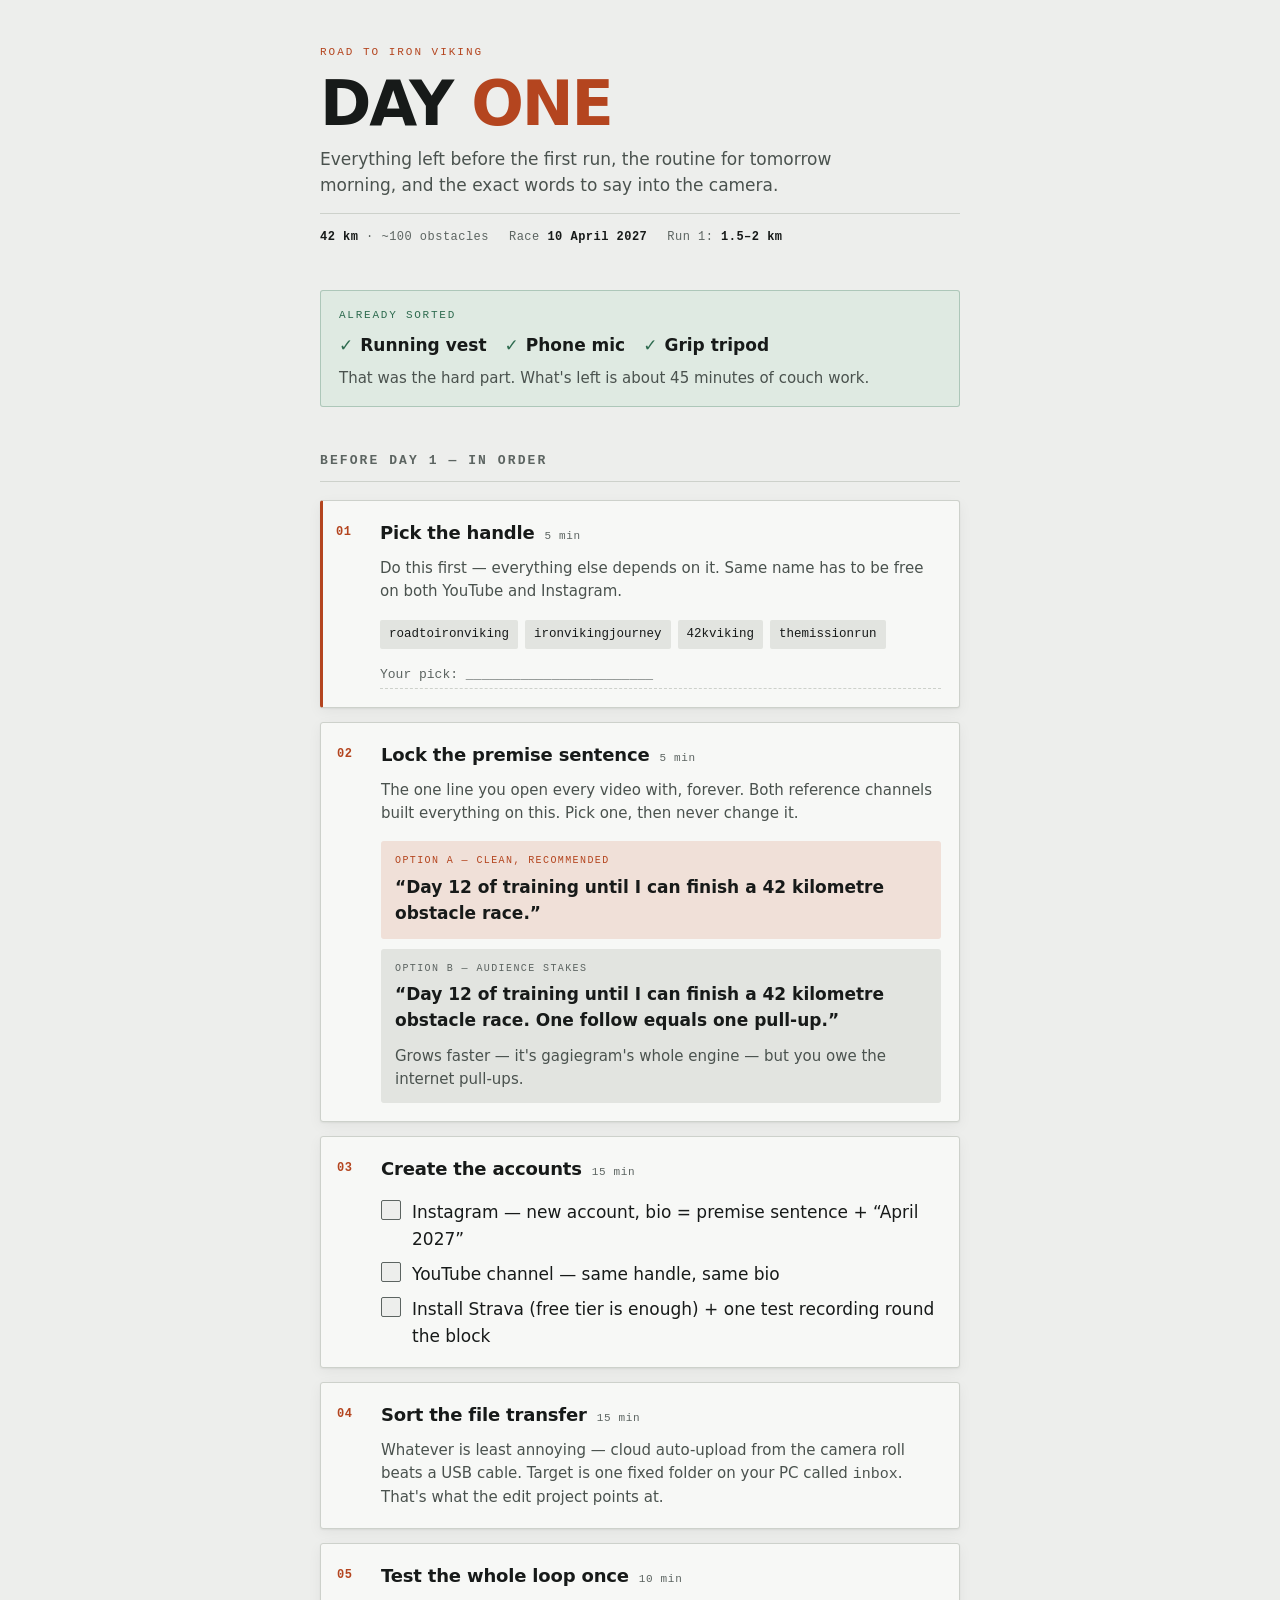
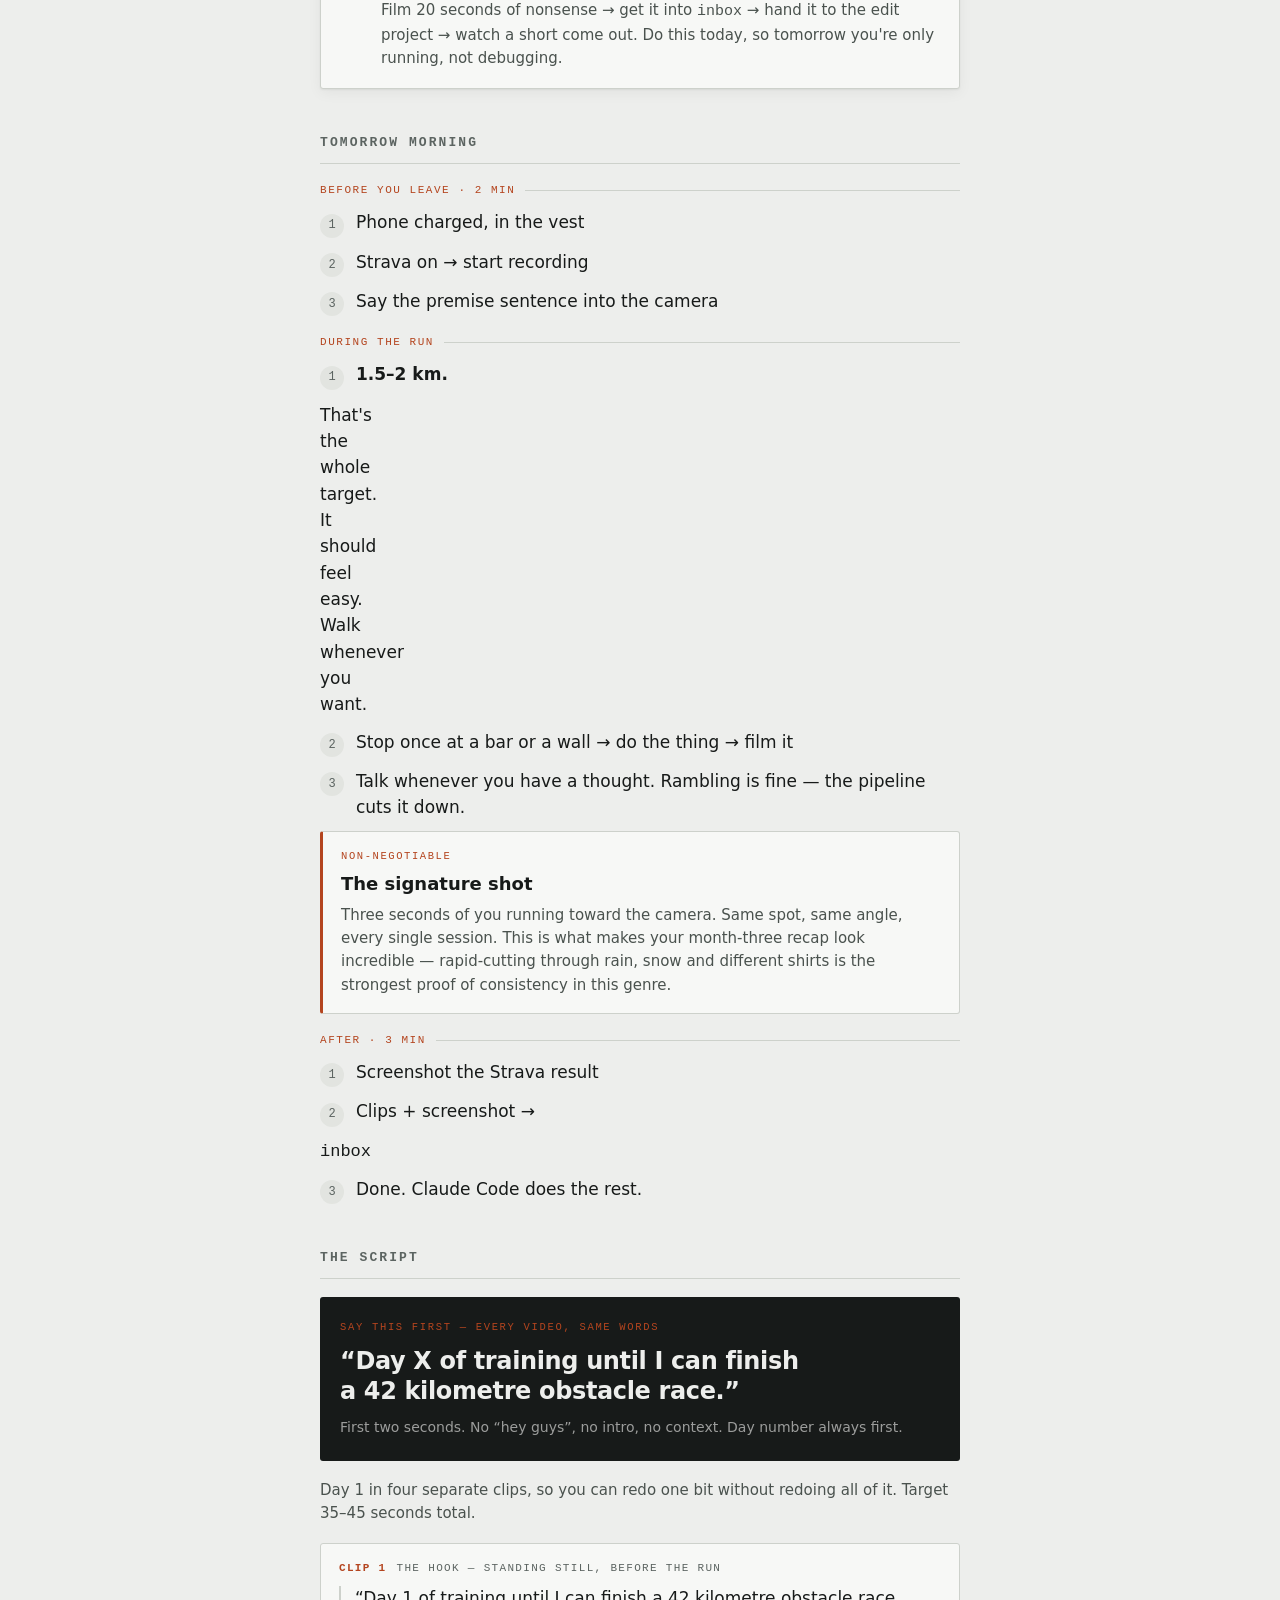
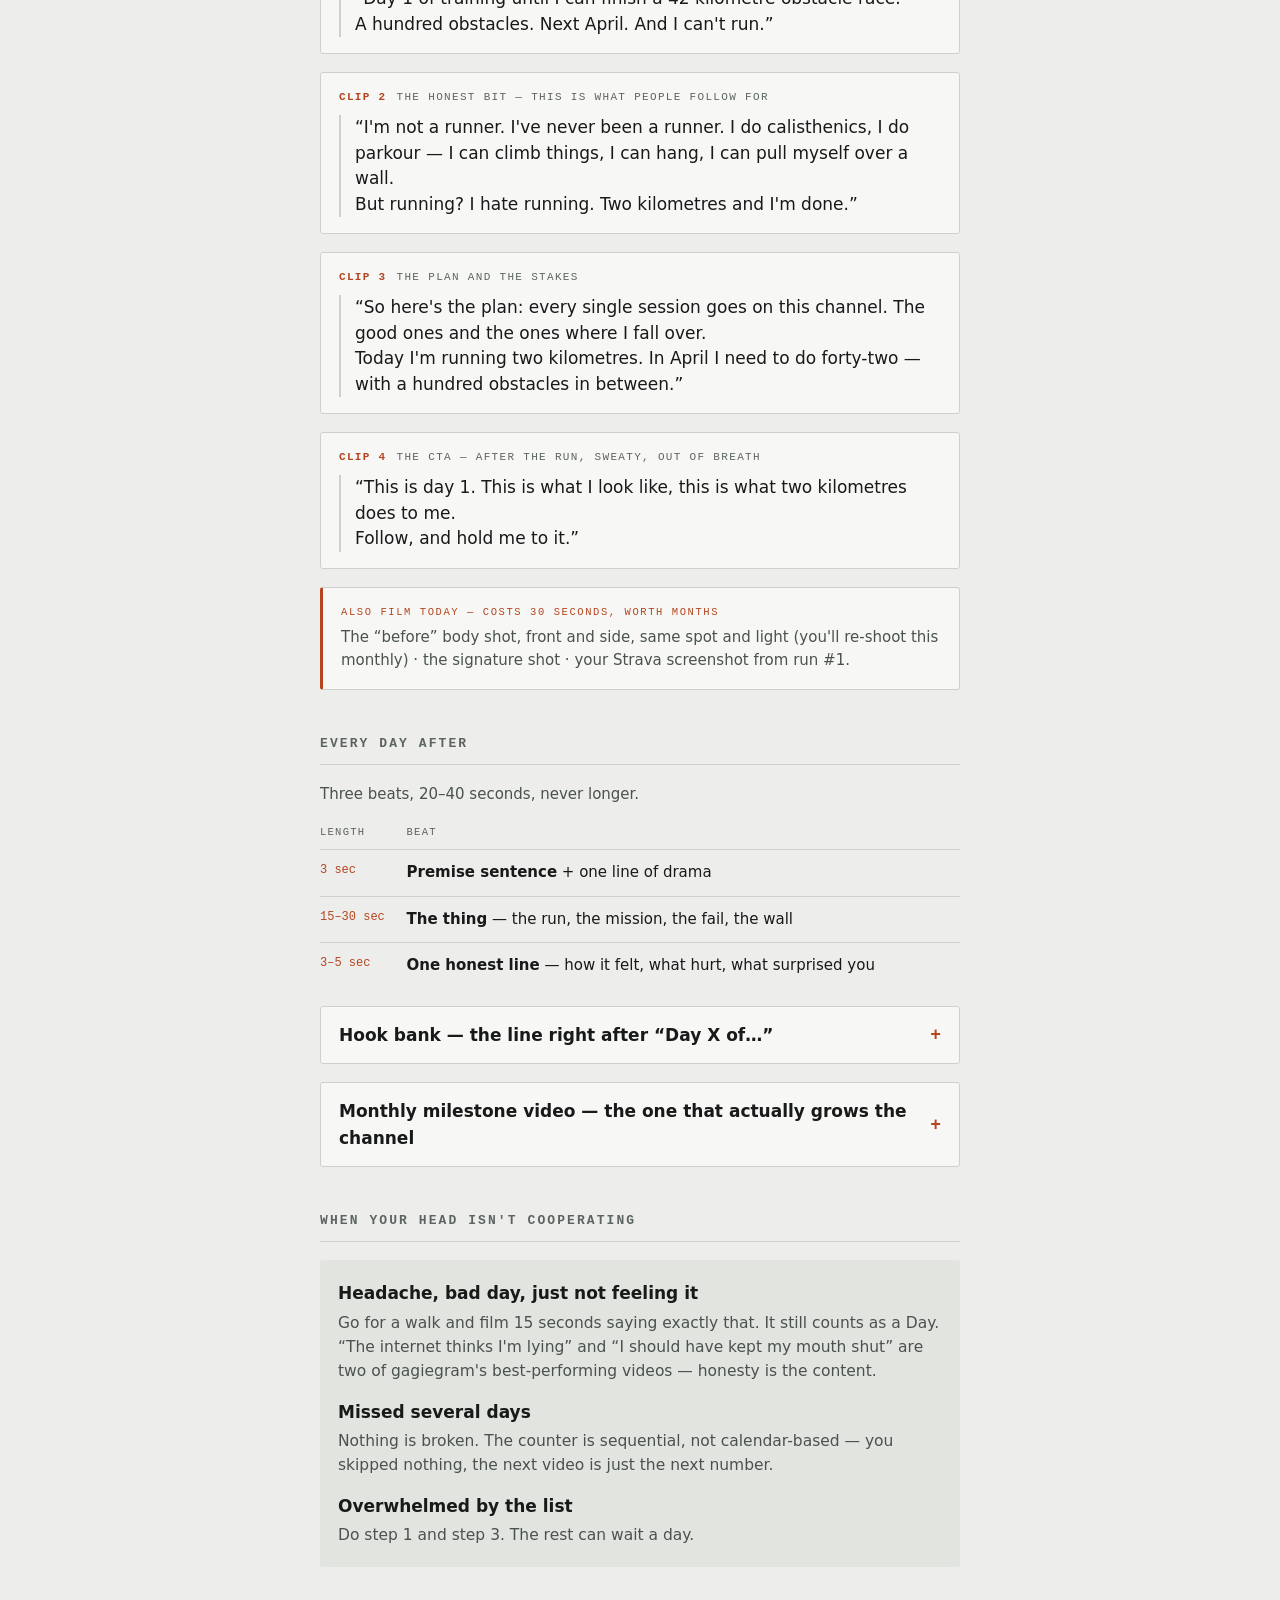
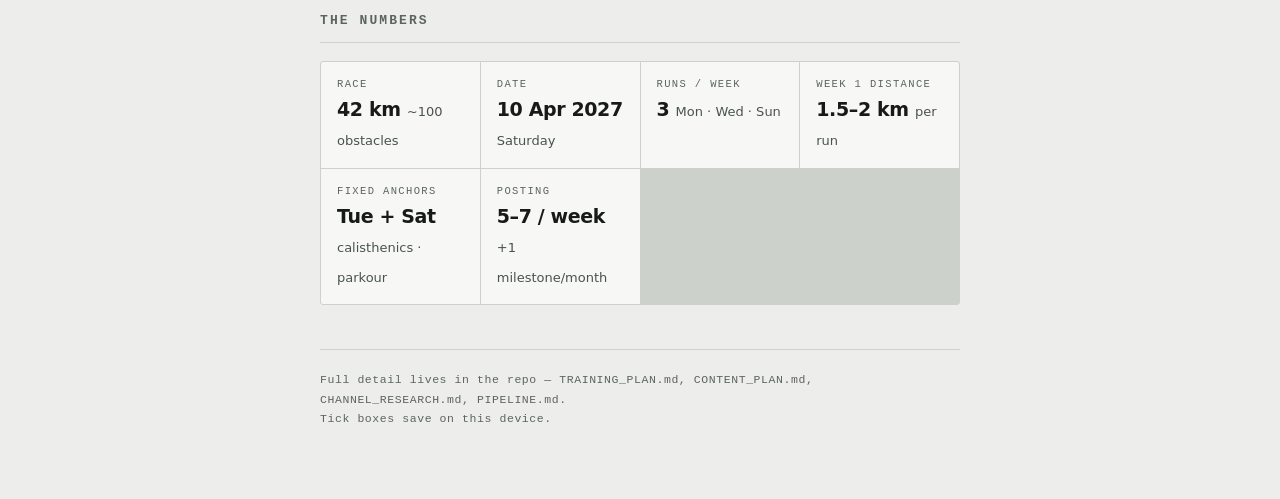
<file: day-one.html>
<!doctype html>
<html lang="en">
<head>
<meta charset="utf-8">
<meta name="viewport" content="width=device-width, initial-scale=1">
<title>Iron Viking Day One</title>
<style>
  html { -webkit-text-size-adjust: 100%; }
  body { margin: 0; }
  :root {
    --ground: #EDEEEC;
    --surface: #F7F8F6;
    --sunken: #E2E4E0;
    --ink: #171A19;
    --ink-soft: #4A524E;
    --iron: #5C6461;
    --line: #CDD1CB;
    --rust: #B4451F;
    --rust-soft: #F0E0D8;
    --pine: #2E6B4F;
    --pine-soft: #DFEAE2;
    --shadow: 0 1px 2px rgba(23,26,25,.06), 0 4px 14px rgba(23,26,25,.05);
    --mono: ui-monospace, SFMono-Regular, "SF Mono", Menlo, Consolas, monospace;
    --sans: system-ui, -apple-system, "Segoe UI", Roboto, sans-serif;
  }
  @media (prefers-color-scheme: dark) {
    :root:not([data-theme="light"]) {
      --ground: #131614;
      --surface: #1C201D;
      --sunken: #0E100F;
      --ink: #E8EAE6;
      --ink-soft: #A9B1AB;
      --iron: #8B948E;
      --line: #2E3431;
      --rust: #E4703F;
      --rust-soft: #331B12;
      --pine: #6FBF95;
      --pine-soft: #16251D;
      --shadow: 0 1px 2px rgba(0,0,0,.4), 0 4px 14px rgba(0,0,0,.3);
    }
  }
  :root[data-theme="dark"] {
    --ground: #131614;
    --surface: #1C201D;
    --sunken: #0E100F;
    --ink: #E8EAE6;
    --ink-soft: #A9B1AB;
    --iron: #8B948E;
    --line: #2E3431;
    --rust: #E4703F;
    --rust-soft: #331B12;
    --pine: #6FBF95;
    --pine-soft: #16251D;
    --shadow: 0 1px 2px rgba(0,0,0,.4), 0 4px 14px rgba(0,0,0,.3);
  }

  * { box-sizing: border-box; }

  body {
    background: var(--ground);
    color: var(--ink);
    font-family: var(--sans);
    font-size: 17px;
    line-height: 1.55;
    margin: 0;
    padding: 0 20px 80px;
    -webkit-text-size-adjust: 100%;
  }

  .wrap {
    max-width: 40rem;
    margin: 0 auto;
    display: flex;
    flex-direction: column;
    gap: 44px;
  }

  /* ---------- masthead ---------- */
  header { padding-top: 44px; display: flex; flex-direction: column; gap: 14px; }

  .eyebrow {
    font-family: var(--mono);
    font-size: 11px;
    letter-spacing: .18em;
    text-transform: uppercase;
    color: var(--rust);
    margin: 0;
  }

  h1 {
    font-size: clamp(38px, 12vw, 62px);
    line-height: .92;
    letter-spacing: -.035em;
    font-weight: 800;
    text-transform: uppercase;
    text-wrap: balance;
    margin: 0;
  }
  h1 em { font-style: normal; color: var(--rust); }

  .standfirst { color: var(--ink-soft); margin: 0; max-width: 34rem; }

  .meta {
    display: flex;
    flex-wrap: wrap;
    gap: 8px 20px;
    font-family: var(--mono);
    font-size: 12px;
    letter-spacing: .04em;
    color: var(--iron);
    border-top: 1px solid var(--line);
    padding-top: 14px;
    font-variant-numeric: tabular-nums;
  }
  .meta b { color: var(--ink); font-weight: 600; }

  /* ---------- sections ---------- */
  section { display: flex; flex-direction: column; gap: 18px; }

  h2 {
    font-size: 13px;
    font-family: var(--mono);
    letter-spacing: .16em;
    text-transform: uppercase;
    color: var(--iron);
    margin: 0;
    padding-bottom: 10px;
    border-bottom: 1px solid var(--line);
  }

  h3 { font-size: 18px; letter-spacing: -.01em; margin: 0; text-wrap: balance; }

  p { margin: 0; }
  .note { color: var(--ink-soft); font-size: 15px; }

  /* ---------- gear done ---------- */
  .done-strip {
    background: var(--pine-soft);
    border: 1px solid color-mix(in srgb, var(--pine) 28%, transparent);
    border-radius: 3px;
    padding: 16px 18px;
    display: flex;
    flex-direction: column;
    gap: 8px;
  }
  .done-strip .label {
    font-family: var(--mono);
    font-size: 11px;
    letter-spacing: .16em;
    text-transform: uppercase;
    color: var(--pine);
  }
  .done-items { display: flex; flex-wrap: wrap; gap: 6px 18px; font-weight: 600; }
  .done-items span::before { content: "✓"; color: var(--pine); margin-right: 7px; font-weight: 700; }

  /* ---------- numbered steps ---------- */
  .steps { display: flex; flex-direction: column; gap: 14px; list-style: none; padding: 0; margin: 0; counter-reset: step; }

  .step {
    background: var(--surface);
    border: 1px solid var(--line);
    border-radius: 3px;
    padding: 18px 18px 18px 16px;
    display: grid;
    grid-template-columns: 30px 1fr;
    gap: 4px 14px;
    box-shadow: var(--shadow);
  }
  .step::before {
    counter-increment: step;
    content: counter(step, decimal-leading-zero);
    font-family: var(--mono);
    font-size: 12px;
    font-weight: 600;
    color: var(--rust);
    padding-top: 4px;
    letter-spacing: .04em;
  }
  .step > * { grid-column: 2; }
  .step-head { display: flex; flex-wrap: wrap; align-items: baseline; gap: 10px; }
  .time {
    font-family: var(--mono);
    font-size: 11px;
    color: var(--iron);
    letter-spacing: .06em;
    white-space: nowrap;
  }
  .step .note { margin-top: 6px; }
  .step-first {
    border-left: 3px solid var(--rust);
    padding-left: 13px;
  }

  ul.checks { list-style: none; padding: 0; margin: 12px 0 0; display: flex; flex-direction: column; gap: 9px; }
  ul.checks li { display: flex; align-items: flex-start; gap: 11px; }
  input[type="checkbox"] {
    appearance: none;
    width: 20px; height: 20px;
    margin: 1px 0 0;
    flex: 0 0 auto;
    border: 1.5px solid var(--iron);
    border-radius: 2px;
    background: var(--ground);
    cursor: pointer;
    display: grid;
    place-content: center;
  }
  input[type="checkbox"]::after {
    content: "";
    width: 10px; height: 6px;
    border-left: 2px solid var(--ground);
    border-bottom: 2px solid var(--ground);
    transform: rotate(-45deg) translate(1px, -1px);
    opacity: 0;
  }
  input[type="checkbox"]:checked { background: var(--pine); border-color: var(--pine); }
  input[type="checkbox"]:checked::after { opacity: 1; }
  input[type="checkbox"]:focus-visible { outline: 2px solid var(--rust); outline-offset: 2px; }
  label { cursor: pointer; }
  input:checked + label { color: var(--iron); text-decoration: line-through; text-decoration-color: var(--line); }

  .options { display: flex; flex-direction: column; gap: 10px; margin-top: 12px; }
  .opt {
    background: var(--sunken);
    border-radius: 3px;
    padding: 12px 14px;
    display: flex;
    flex-direction: column;
    gap: 5px;
  }
  .opt .tag {
    font-family: var(--mono);
    font-size: 10px;
    letter-spacing: .14em;
    text-transform: uppercase;
    color: var(--iron);
  }
  .opt.pick { background: var(--rust-soft); }
  .opt.pick .tag { color: var(--rust); }
  .opt q { font-weight: 600; quotes: "“" "”"; }

  .fill {
    font-family: var(--mono);
    font-size: 13px;
    color: var(--iron);
    border-bottom: 1px dashed var(--line);
    padding-bottom: 3px;
    margin-top: 12px;
  }

  .handles { display: flex; flex-wrap: wrap; gap: 7px; margin-top: 12px; }
  .handles code {
    font-family: var(--mono);
    font-size: 12.5px;
    background: var(--sunken);
    border-radius: 2px;
    padding: 5px 9px;
    color: var(--ink);
  }

  /* ---------- routine timeline ---------- */
  .phase { display: flex; flex-direction: column; gap: 10px; }
  .phase-label {
    font-family: var(--mono);
    font-size: 11px;
    letter-spacing: .14em;
    text-transform: uppercase;
    color: var(--rust);
    display: flex;
    align-items: center;
    gap: 10px;
  }
  .phase-label::after { content: ""; flex: 1; height: 1px; background: var(--line); }

  ol.beats { list-style: none; counter-reset: beat; margin: 0; padding: 0; display: flex; flex-direction: column; gap: 11px; }
  ol.beats li {
    display: grid;
    grid-template-columns: 24px 1fr;
    gap: 12px;
    align-items: baseline;
  }
  ol.beats li::before {
    counter-increment: beat;
    content: counter(beat);
    font-family: var(--mono);
    font-size: 12px;
    color: var(--iron);
    background: var(--sunken);
    border-radius: 50%;
    width: 24px; height: 24px;
    display: grid;
    place-content: center;
    font-variant-numeric: tabular-nums;
  }

  .hero-rule {
    background: var(--surface);
    border: 1px solid var(--line);
    border-left: 3px solid var(--rust);
    border-radius: 3px;
    padding: 16px 18px;
    display: flex;
    flex-direction: column;
    gap: 6px;
  }
  .hero-rule .label {
    font-family: var(--mono);
    font-size: 10.5px;
    letter-spacing: .15em;
    text-transform: uppercase;
    color: var(--rust);
  }
  .hero-rule strong { font-size: 18px; }

  /* ---------- script ---------- */
  .premise {
    background: var(--ink);
    color: var(--ground);
    border-radius: 3px;
    padding: 22px 20px;
    display: flex;
    flex-direction: column;
    gap: 10px;
  }
  .premise .label {
    font-family: var(--mono);
    font-size: 10.5px;
    letter-spacing: .16em;
    text-transform: uppercase;
    color: var(--rust);
  }
  .premise q {
    font-size: clamp(19px, 5.2vw, 24px);
    font-weight: 700;
    line-height: 1.28;
    letter-spacing: -.015em;
    quotes: "“" "”";
    text-wrap: balance;
  }
  .premise .sub { font-size: 14px; color: color-mix(in srgb, var(--ground) 62%, transparent); }

  .clip {
    background: var(--surface);
    border: 1px solid var(--line);
    border-radius: 3px;
    padding: 16px 18px;
    display: flex;
    flex-direction: column;
    gap: 9px;
  }
  .clip-head {
    display: flex;
    align-items: baseline;
    gap: 10px;
    font-family: var(--mono);
    font-size: 11px;
    letter-spacing: .12em;
    text-transform: uppercase;
    color: var(--iron);
  }
  .clip-head b { color: var(--rust); font-weight: 600; }
  .clip blockquote {
    margin: 0;
    font-size: 17px;
    line-height: 1.5;
    border-left: 2px solid var(--line);
    padding-left: 14px;
  }
  .clip blockquote span { display: block; }

  .beat-table { width: 100%; border-collapse: collapse; font-size: 15px; }
  .beat-table th {
    text-align: left;
    font-family: var(--mono);
    font-size: 10.5px;
    letter-spacing: .12em;
    text-transform: uppercase;
    color: var(--iron);
    font-weight: 500;
    padding: 0 10px 9px 0;
    border-bottom: 1px solid var(--line);
  }
  .beat-table td { padding: 11px 10px 11px 0; border-bottom: 1px solid var(--line); vertical-align: top; }
  .beat-table td:first-child {
    font-family: var(--mono);
    font-size: 12px;
    color: var(--rust);
    white-space: nowrap;
    font-variant-numeric: tabular-nums;
  }
  .beat-table tr:last-child td { border-bottom: none; }
  .scroll-x { overflow-x: auto; }

  details {
    background: var(--surface);
    border: 1px solid var(--line);
    border-radius: 3px;
    padding: 0;
  }
  summary {
    cursor: pointer;
    padding: 15px 18px;
    font-weight: 600;
    display: flex;
    justify-content: space-between;
    align-items: center;
    gap: 12px;
    list-style: none;
  }
  summary::-webkit-details-marker { display: none; }
  summary::after {
    content: "+";
    font-family: var(--mono);
    color: var(--rust);
    font-size: 18px;
    line-height: 1;
  }
  details[open] summary::after { content: "–"; }
  summary:focus-visible { outline: 2px solid var(--rust); outline-offset: -2px; }
  .details-body { padding: 0 18px 18px; display: flex; flex-direction: column; gap: 16px; }

  .hook-group { display: flex; flex-direction: column; gap: 7px; }
  .hook-group .label {
    font-family: var(--mono);
    font-size: 10.5px;
    letter-spacing: .13em;
    text-transform: uppercase;
    color: var(--iron);
  }
  .hook-group ul { margin: 0; padding-left: 18px; display: flex; flex-direction: column; gap: 5px; }
  .hook-group li { font-size: 15.5px; }

  .never {
    background: var(--rust-soft);
    border-radius: 3px;
    padding: 12px 14px;
    font-size: 15px;
  }
  .never b { color: var(--rust); }

  /* ---------- bad day ---------- */
  .bad-day {
    background: var(--sunken);
    border-radius: 3px;
    padding: 20px 18px;
    display: flex;
    flex-direction: column;
    gap: 16px;
  }
  .bad-day .row { display: flex; flex-direction: column; gap: 4px; }
  .bad-day .q { font-weight: 700; }
  .bad-day .a { color: var(--ink-soft); font-size: 15.5px; }

  /* ---------- numbers ---------- */
  .numbers { display: grid; grid-template-columns: repeat(auto-fit, minmax(150px, 1fr)); gap: 1px; background: var(--line); border: 1px solid var(--line); border-radius: 3px; overflow: hidden; }
  .num { background: var(--surface); padding: 14px 16px; display: flex; flex-direction: column; gap: 3px; }
  .num .k {
    font-family: var(--mono);
    font-size: 10.5px;
    letter-spacing: .13em;
    text-transform: uppercase;
    color: var(--iron);
  }
  .num .v { font-size: 19px; font-weight: 700; letter-spacing: -.02em; font-variant-numeric: tabular-nums; }
  .num .v small { font-size: 13px; font-weight: 500; color: var(--ink-soft); letter-spacing: 0; }

  footer {
    border-top: 1px solid var(--line);
    padding-top: 20px;
    font-family: var(--mono);
    font-size: 11.5px;
    letter-spacing: .05em;
    color: var(--iron);
    line-height: 1.7;
  }

  @media (prefers-reduced-motion: reduce) {
    * { animation: none !important; transition: none !important; }
  }
</style>
</head>
<body>

<div class="wrap">

  <header>
    <p class="eyebrow">Road to Iron Viking</p>
    <h1>Day <em>One</em></h1>
    <p class="standfirst">Everything left before the first run, the routine for tomorrow morning, and the exact words to say into the camera.</p>
    <div class="meta">
      <span><b>42 km</b> · ~100 obstacles</span>
      <span>Race <b>10 April 2027</b></span>
      <span>Run 1: <b>1.5–2 km</b></span>
    </div>
  </header>

  <div class="done-strip">
    <span class="label">Already sorted</span>
    <div class="done-items">
      <span>Running vest</span>
      <span>Phone mic</span>
      <span>Grip tripod</span>
    </div>
    <p class="note">That was the hard part. What's left is about 45 minutes of couch work.</p>
  </div>

  <section>
    <h2>Before Day 1 — in order</h2>
    <ol class="steps">

      <li class="step step-first">
        <div class="step-head"><h3>Pick the handle</h3><span class="time">5 min</span></div>
        <p class="note">Do this first — everything else depends on it. Same name has to be free on both YouTube and Instagram.</p>
        <div class="handles">
          <code>roadtoironviking</code>
          <code>ironvikingjourney</code>
          <code>42kviking</code>
          <code>themissionrun</code>
        </div>
        <p class="fill">Your pick: ________________________</p>
      </li>

      <li class="step">
        <div class="step-head"><h3>Lock the premise sentence</h3><span class="time">5 min</span></div>
        <p class="note">The one line you open every video with, forever. Both reference channels built everything on this. Pick one, then never change it.</p>
        <div class="options">
          <div class="opt pick">
            <span class="tag">Option A — clean, recommended</span>
            <q>Day 12 of training until I can finish a 42 kilometre obstacle race.</q>
          </div>
          <div class="opt">
            <span class="tag">Option B — audience stakes</span>
            <q>Day 12 of training until I can finish a 42 kilometre obstacle race. One follow equals one pull-up.</q>
            <p class="note">Grows faster — it's gagiegram's whole engine — but you owe the internet pull-ups.</p>
          </div>
        </div>
      </li>

      <li class="step">
        <div class="step-head"><h3>Create the accounts</h3><span class="time">15 min</span></div>
        <ul class="checks">
          <li><input type="checkbox" id="c1"><label for="c1">Instagram — new account, bio = premise sentence + “April 2027”</label></li>
          <li><input type="checkbox" id="c2"><label for="c2">YouTube channel — same handle, same bio</label></li>
          <li><input type="checkbox" id="c3"><label for="c3">Install Strava (free tier is enough) + one test recording round the block</label></li>
        </ul>
      </li>

      <li class="step">
        <div class="step-head"><h3>Sort the file transfer</h3><span class="time">15 min</span></div>
        <p class="note">Whatever is least annoying — cloud auto-upload from the camera roll beats a USB cable. Target is one fixed folder on your PC called <code>inbox</code>. That's what the edit project points at.</p>
      </li>

      <li class="step">
        <div class="step-head"><h3>Test the whole loop once</h3><span class="time">10 min</span></div>
        <p class="note">Film 20 seconds of nonsense → get it into <code>inbox</code> → hand it to the edit project → watch a short come out. Do this today, so tomorrow you're only running, not debugging.</p>
      </li>

    </ol>
  </section>

  <section>
    <h2>Tomorrow morning</h2>

    <div class="phase">
      <span class="phase-label">Before you leave · 2 min</span>
      <ol class="beats">
        <li>Phone charged, in the vest</li>
        <li>Strava on → start recording</li>
        <li>Say the premise sentence into the camera</li>
      </ol>
    </div>

    <div class="phase">
      <span class="phase-label">During the run</span>
      <ol class="beats">
        <li><b>1.5–2 km.</b> That's the whole target. It should feel easy. Walk whenever you want.</li>
        <li>Stop once at a bar or a wall → do the thing → film it</li>
        <li>Talk whenever you have a thought. Rambling is fine — the pipeline cuts it down.</li>
      </ol>
      <div class="hero-rule">
        <span class="label">Non-negotiable</span>
        <strong>The signature shot</strong>
        <p class="note">Three seconds of you running toward the camera. Same spot, same angle, every single session. This is what makes your month-three recap look incredible — rapid-cutting through rain, snow and different shirts is the strongest proof of consistency in this genre.</p>
      </div>
    </div>

    <div class="phase">
      <span class="phase-label">After · 3 min</span>
      <ol class="beats">
        <li>Screenshot the Strava result</li>
        <li>Clips + screenshot → <code>inbox</code></li>
        <li>Done. Claude Code does the rest.</li>
      </ol>
    </div>
  </section>

  <section>
    <h2>The script</h2>

    <div class="premise">
      <span class="label">Say this first — every video, same words</span>
      <q>Day X of training until I can finish a 42 kilometre obstacle race.</q>
      <p class="sub">First two seconds. No “hey guys”, no intro, no context. Day number always first.</p>
    </div>

    <p class="note">Day 1 in four separate clips, so you can redo one bit without redoing all of it. Target 35–45 seconds total.</p>

    <div class="clip">
      <div class="clip-head"><b>Clip 1</b><span>The hook — standing still, before the run</span></div>
      <blockquote>
        <span>“Day 1 of training until I can finish a 42 kilometre obstacle race.</span>
        <span>A hundred obstacles. Next April. And I can't run.”</span>
      </blockquote>
    </div>

    <div class="clip">
      <div class="clip-head"><b>Clip 2</b><span>The honest bit — this is what people follow for</span></div>
      <blockquote>
        <span>“I'm not a runner. I've never been a runner. I do calisthenics, I do parkour — I can climb things, I can hang, I can pull myself over a wall.</span>
        <span>But running? I hate running. Two kilometres and I'm done.”</span>
      </blockquote>
    </div>

    <div class="clip">
      <div class="clip-head"><b>Clip 3</b><span>The plan and the stakes</span></div>
      <blockquote>
        <span>“So here's the plan: every single session goes on this channel. The good ones and the ones where I fall over.</span>
        <span>Today I'm running two kilometres. In April I need to do forty-two — with a hundred obstacles in between.”</span>
      </blockquote>
    </div>

    <div class="clip">
      <div class="clip-head"><b>Clip 4</b><span>The CTA — after the run, sweaty, out of breath</span></div>
      <blockquote>
        <span>“This is day 1. This is what I look like, this is what two kilometres does to me.</span>
        <span>Follow, and hold me to it.”</span>
      </blockquote>
    </div>

    <div class="hero-rule">
      <span class="label">Also film today — costs 30 seconds, worth months</span>
      <p class="note">The “before” body shot, front and side, same spot and light (you'll re-shoot this monthly) · the signature shot · your Strava screenshot from run #1.</p>
    </div>
  </section>

  <section>
    <h2>Every day after</h2>
    <p class="note">Three beats, 20–40 seconds, never longer.</p>
    <div class="scroll-x">
      <table class="beat-table">
        <thead>
          <tr><th>Length</th><th>Beat</th></tr>
        </thead>
        <tbody>
          <tr><td>3 sec</td><td><strong>Premise sentence</strong> + one line of drama</td></tr>
          <tr><td>15–30 sec</td><td><strong>The thing</strong> — the run, the mission, the fail, the wall</td></tr>
          <tr><td>3–5 sec</td><td><strong>One honest line</strong> — how it felt, what hurt, what surprised you</td></tr>
        </tbody>
      </table>
    </div>

    <details>
      <summary>Hook bank — the line right after “Day X of…”</summary>
      <div class="details-body">
        <div class="hook-group">
          <span class="label">Struggle</span>
          <ul>
            <li>“…and today was the worst one so far.”</li>
            <li>“…and I nearly didn't go.”</li>
            <li>“…and I just got overtaken by a guy walking his dog.”</li>
          </ul>
        </div>
        <div class="hook-group">
          <span class="label">Drama</span>
          <ul>
            <li>“…and I did something stupid.”</li>
            <li>“…and someone in the comments said I'd have quit by now.”</li>
            <li>“…and I found the perfect wall.”</li>
          </ul>
        </div>
        <div class="hook-group">
          <span class="label">Progress</span>
          <ul>
            <li>“…and today I ran further than I ever have in my life.”</li>
            <li>“…and something clicked.”</li>
          </ul>
        </div>
        <div class="hook-group">
          <span class="label">Excuses, turned into content</span>
          <ul>
            <li>“…and I have a headache, so today is a walk. It still counts.”</li>
            <li>“…and I'm on holiday, so today is a mountain.”</li>
            <li>“…and it's raining. Going anyway.”</li>
          </ul>
        </div>
        <p class="never"><b>Never open with:</b> “hey guys”, “so today I…”, “welcome back”, or an apology for not posting.</p>
      </div>
    </details>

    <details>
      <summary>Monthly milestone video — the one that actually grows the channel</summary>
      <div class="details-body">
        <p class="note">The dailies keep you honest; these get the views. One a month, 25–35 seconds, built on gagiegram's structure.</p>
        <div class="scroll-x">
          <table class="beat-table">
            <tbody>
              <tr><td>0:00–0:03</td><td>“One month ago I promised the internet I'd finish a 42 kilometre obstacle race.”</td></tr>
              <tr><td>0:03–0:08</td><td>“A hundred obstacles. And I couldn't run two kilometres.”</td></tr>
              <tr><td>0:08–0:12</td><td>“I had no idea what I was doing. So I did something pretty stupid — I told everyone.”</td></tr>
              <tr><td>0:12–0:15</td><td>“Every session goes online until race day.”</td></tr>
              <tr><td>0:15–0:20</td><td><strong>Proof</strong> — stats overlay (total km, longest run, pull-ups) + before/after side by side</td></tr>
              <tr><td>0:21–0:26</td><td>“I'm nowhere near ready. Follow and watch me suffer.”</td></tr>
            </tbody>
          </table>
        </div>
        <p class="note">15+ cuts in 26 seconds. Rapid-cut through weather and outfits — that's what the daily signature shot is for. Pop-on captions, one bold word at a time, centred. Looking tired reads as honest.</p>
      </div>
    </details>
  </section>

  <section>
    <h2>When your head isn't cooperating</h2>
    <div class="bad-day">
      <div class="row">
        <span class="q">Headache, bad day, just not feeling it</span>
        <span class="a">Go for a walk and film 15 seconds saying exactly that. It still counts as a Day. “The internet thinks I'm lying” and “I should have kept my mouth shut” are two of gagiegram's best-performing videos — honesty is the content.</span>
      </div>
      <div class="row">
        <span class="q">Missed several days</span>
        <span class="a">Nothing is broken. The counter is sequential, not calendar-based — you skipped nothing, the next video is just the next number.</span>
      </div>
      <div class="row">
        <span class="q">Overwhelmed by the list</span>
        <span class="a">Do step 1 and step 3. The rest can wait a day.</span>
      </div>
    </div>
  </section>

  <section>
    <h2>The numbers</h2>
    <div class="numbers">
      <div class="num"><span class="k">Race</span><span class="v">42 km <small>~100 obstacles</small></span></div>
      <div class="num"><span class="k">Date</span><span class="v">10 Apr 2027 <small>Saturday</small></span></div>
      <div class="num"><span class="k">Runs / week</span><span class="v">3 <small>Mon · Wed · Sun</small></span></div>
      <div class="num"><span class="k">Week 1 distance</span><span class="v">1.5–2 km <small>per run</small></span></div>
      <div class="num"><span class="k">Fixed anchors</span><span class="v">Tue + Sat <small>calisthenics · parkour</small></span></div>
      <div class="num"><span class="k">Posting</span><span class="v">5–7 / week <small>+1 milestone/month</small></span></div>
    </div>
  </section>

  <footer>
    Full detail lives in the repo — TRAINING_PLAN.md, CONTENT_PLAN.md, CHANNEL_RESEARCH.md, PIPELINE.md.<br>
    Tick boxes save on this device.
  </footer>

</div>

<script>
  (function () {
    var boxes = document.querySelectorAll('input[type="checkbox"]');
    var KEY = 'ivr-day-one-';
    boxes.forEach(function (box) {
      try {
        if (localStorage.getItem(KEY + box.id) === '1') box.checked = true;
      } catch (e) {}
      box.addEventListener('change', function () {
        try {
          localStorage.setItem(KEY + box.id, box.checked ? '1' : '0');
        } catch (e) {}
      });
    });
  })();
</script>

</body>
</html>
</file>
